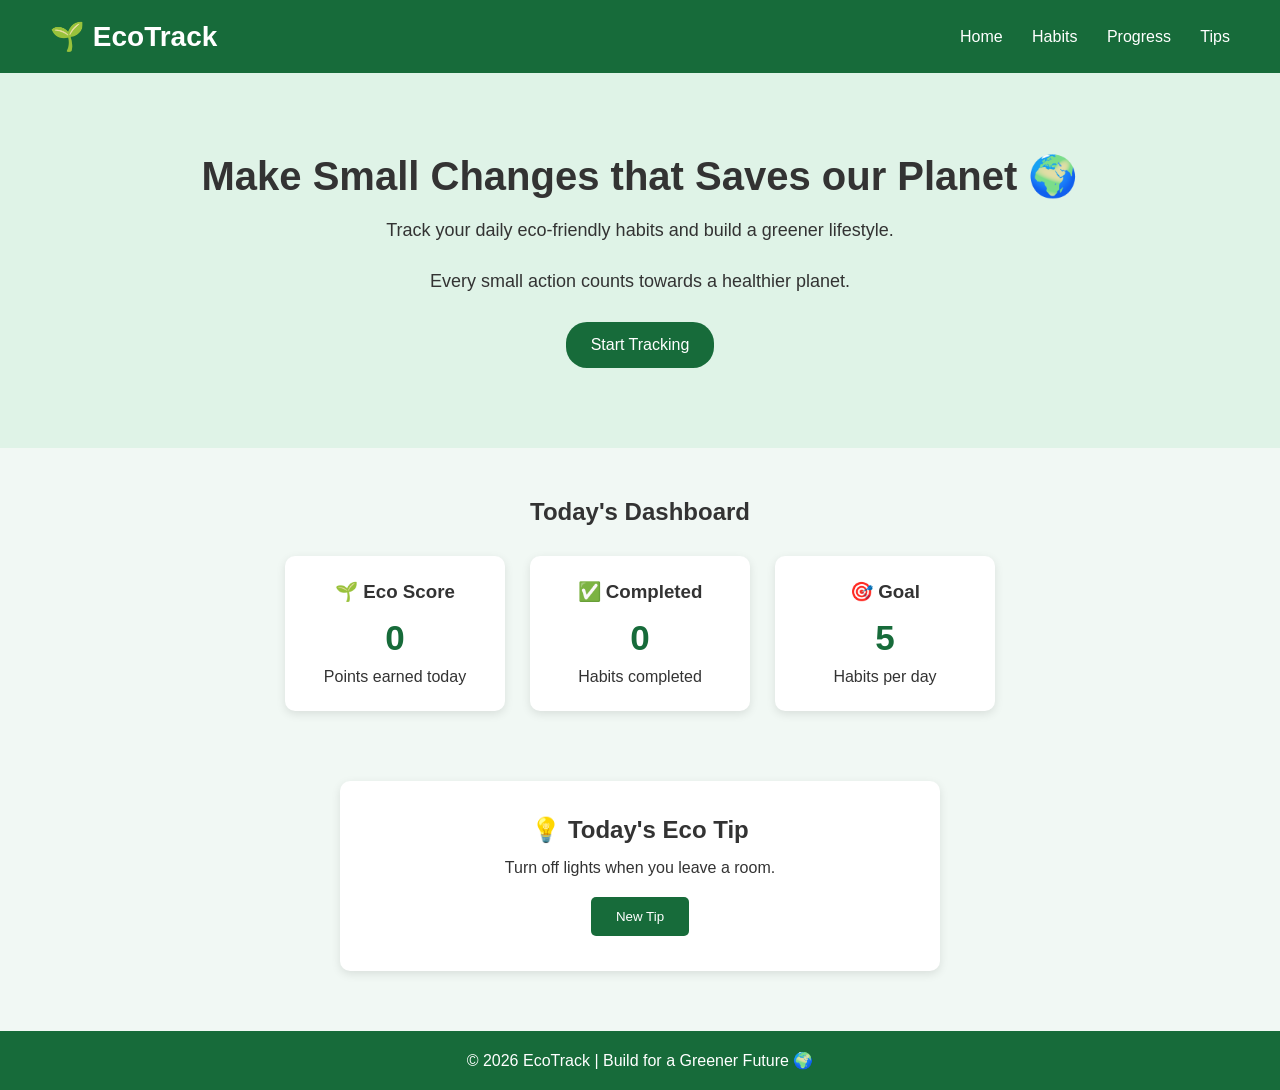
<file: index.html>
<!DOCTYPE html>
<html lang="en">
<head>
    <meta charset="UTF-8">
    <meta name="viewport" content="width=device-width, initial-scale=1.0">

    <title>EcoTrack - Eco Habit Tracker</title>

    <link rel="stylesheet" href="css/style.css">
</head>

<body>

    <!-- Navigation Bar -->
    <nav>
        <h2>🌱 EcoTrack</h2>

        <div>
            <a href="index.html">Home</a>
            <a href="habits.html">Habits</a>
            <a href="progress.html">Progress</a>
            <a href="tips.html">Tips</a>
        </div>
    </nav>


    <!-- Main Section -->
    <main>

        <section class="hero">

            <h1>Make Small Changes that Saves our Planet 🌍</h1>

            <p>
                Track your daily eco-friendly habits and build a greener lifestyle.
            </p>

            <p>
               Every small action counts towards a healthier planet.
            </p>

            <a href="habits.html" class="button">
                Start Tracking
            </a>

        </section>


        <!-- Dashboard -->
        <section class="dashboard">

            <h2>Today's Dashboard</h2>

            <div class="cards">

                <div class="card">
                    <h3>🌱 Eco Score</h3>
                    <p id="score">0</p>
                    <span>Points earned today</span>
                </div>

                <div class="card">
                    <h3>✅ Completed</h3>
                    <p id="completed">0</p>
                    <span>Habits completed</span>
                </div>

                <div class="card">
                    <h3>🎯 Goal</h3>
                    <p>5</p>
                    <span>Habits per day</span>
                </div>

            </div>

        </section>


        <!-- Eco Tip -->
        <section class="tip-box">

            <h2>💡 Today's Eco Tip</h2>

            <p id="ecoTip">
                Turn off lights when you leave a room.
            </p>

            <button onclick="newTip()">
                New Tip
            </button>

        </section>

    </main>


    <!-- Footer -->
    <footer>

        <p>© 2026 EcoTrack | Build for a Greener Future 🌍</p>

    </footer>


    <script src="js/app.js"></script>

</body>
</html>
</file>
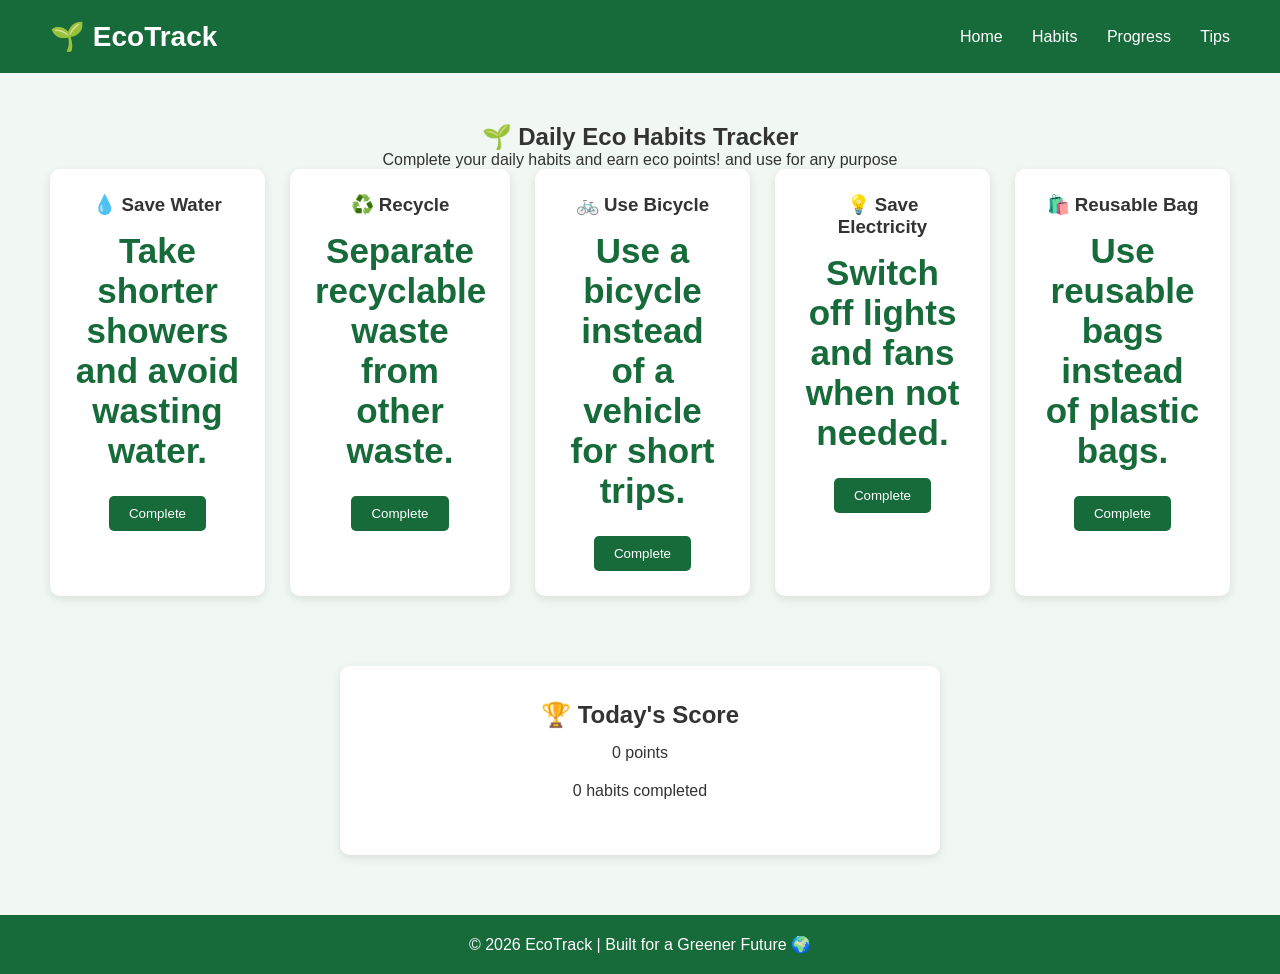
<file: habits.html>
<!DOCTYPE html>
<html lang="en">

<head>
    <meta charset="UTF-8">
    <meta name="viewport" content="width=device-width, initial-scale=1.0">

    <title>EcoTrack - Habits</title>

    <link rel="stylesheet" href="css/style.css">
</head>

<body>

    <!-- Navigation -->
    <nav>

        <h2>🌱 EcoTrack</h2>

        <div>
            <a href="index.html">Home</a>
            <a href="habits.html">Habits</a>
            <a href="progress.html">Progress</a>
            <a href="tips.html">Tips</a>
        </div>

    </nav>


    <!-- Habits Section -->
    <main>

        <section class="dashboard">

            <h1>🌱 Daily Eco Habits Tracker</h1>

            <p>Complete your daily habits and earn eco points! and use for any purpose</p>


            <div class="cards">

                <!-- Habit 1 -->
                <div class="card">

                    <h3>💧 Save Water</h3>

                    <p>
                        Take shorter showers and avoid wasting water.
                    </p>

                    <button onclick="completeHabit(this, 10)">
                        Complete
                    </button>

                </div>


                <!-- Habit 2 -->
                <div class="card">

                    <h3>♻️ Recycle</h3>

                    <p>
                        Separate recyclable waste from other waste.
                    </p>

                    <button onclick="completeHabit(this, 15)">
                        Complete
                    </button>

                </div>


                <!-- Habit 3 -->
                <div class="card">

                    <h3>🚲 Use Bicycle</h3>

                    <p>
                        Use a bicycle instead of a vehicle for short trips.
                    </p>

                    <button onclick="completeHabit(this, 20)">
                        Complete
                    </button>

                </div>


                <!-- Habit 4 -->
                <div class="card">

                    <h3>💡 Save Electricity</h3>

                    <p>
                        Switch off lights and fans when not needed.
                    </p>

                    <button onclick="completeHabit(this, 10)">
                        Complete
                    </button>

                </div>


                <!-- Habit 5 -->
                <div class="card">

                    <h3>🛍️ Reusable Bag</h3>

                    <p>
                        Use reusable bags instead of plastic bags.
                    </p>

                    <button onclick="completeHabit(this, 15)">
                        Complete
                    </button>

                </div>

            </div>

        </section>


        <!-- Score -->
        <section class="tip-box">

            <h2>🏆 Today's Score</h2>

            <p id="totalScore">0 points</p>

            <p id="totalCompleted">
                0 habits completed
            </p>

        </section>

    </main>


    <footer>

        <p>© 2026 EcoTrack | Built for a Greener Future 🌍</p>

    </footer>


    <script src="js/habits.js"></script>

</body>

</html>
</file>
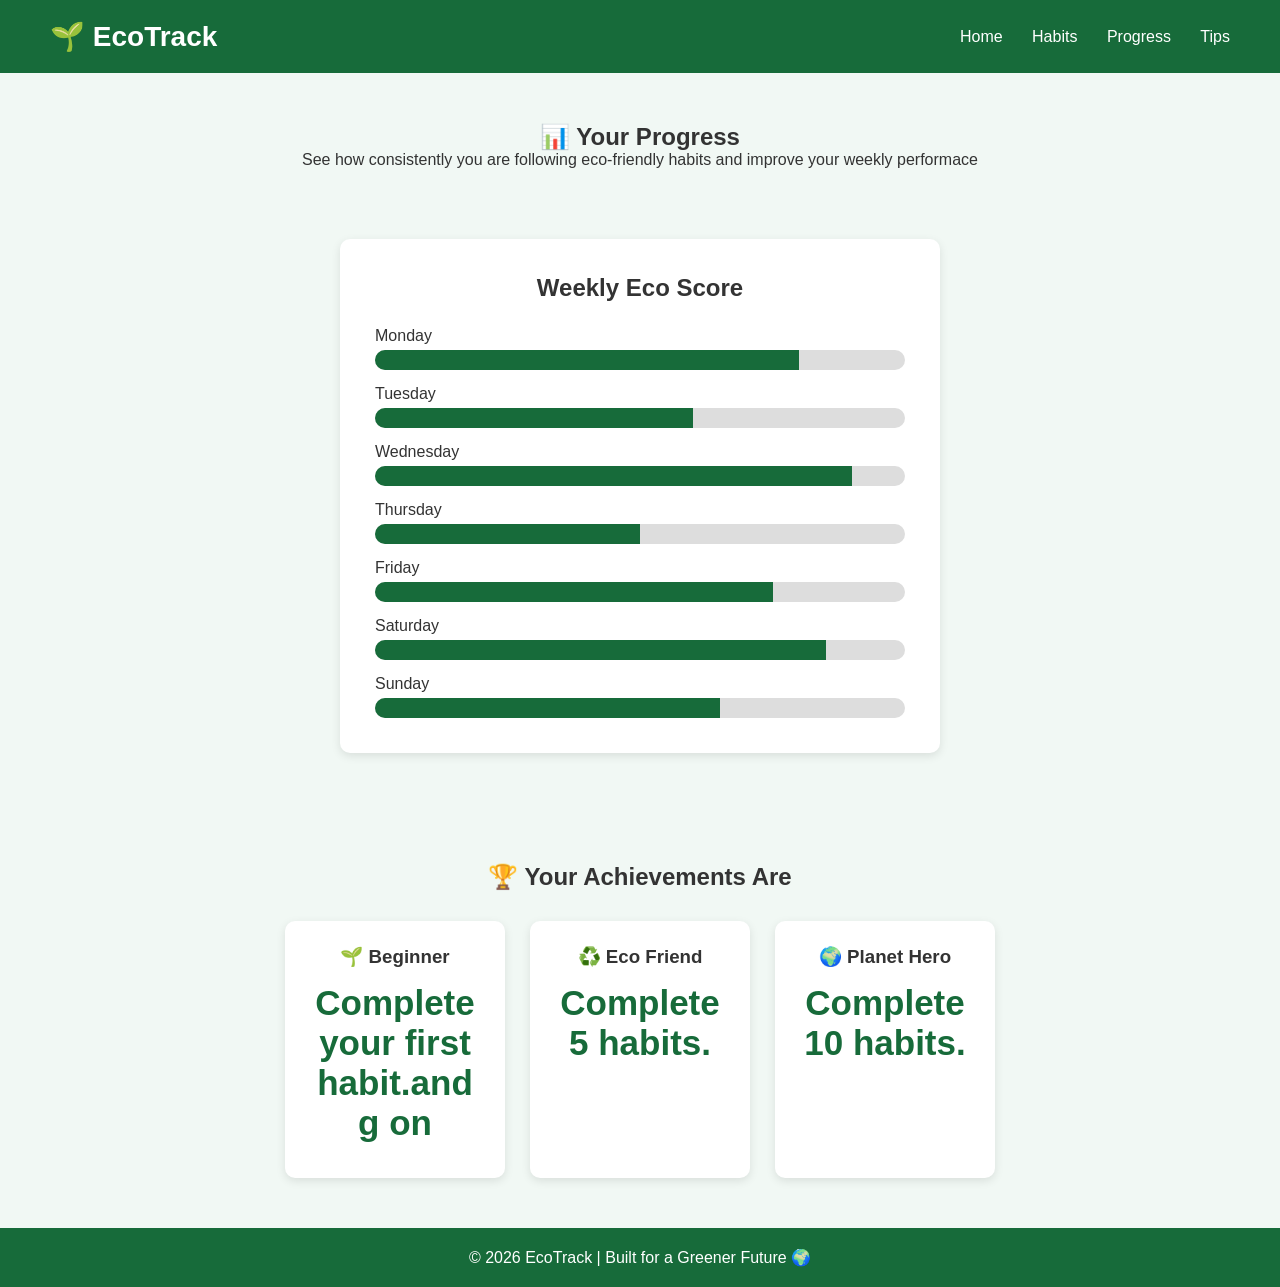
<file: progress.html>
<!DOCTYPE html>
<html lang="en">

<head>
    <meta charset="UTF-8">
    <meta name="viewport" content="width=device-width, initial-scale=1.0">

    <title>EcoTrack - Progress</title>

    <link rel="stylesheet" href="css/style.css">
</head>

<body>

    <!-- Navigation -->
    <nav>

        <h2>🌱 EcoTrack</h2>

        <div>
            <a href="index.html">Home</a>
            <a href="habits.html">Habits</a>
            <a href="progress.html">Progress</a>
            <a href="tips.html">Tips</a>
        </div>

    </nav>


    <main>

        <!-- Progress Header -->
        <section class="dashboard">

            <h1>📊 Your Progress</h1>

            <p>See how consistently you are following eco-friendly habits and improve your weekly performace</p>

        </section>


        <!-- Weekly Progress -->
        <section class="tip-box">

            <h2>Weekly Eco Score</h2>

            <div class="progress-container">

                <p>Monday</p>
                <div class="progress-bar">
                    <div class="progress monday"></div>
                </div>

                <p>Tuesday</p>
                <div class="progress-bar">
                    <div class="progress tuesday"></div>
                </div>

                <p>Wednesday</p>
                <div class="progress-bar">
                    <div class="progress wednesday"></div>
                </div>

                <p>Thursday</p>
                <div class="progress-bar">
                    <div class="progress thursday"></div>
                </div>

                <p>Friday</p>
                <div class="progress-bar">
                    <div class="progress friday"></div>
                </div>

                <p>Saturday</p>
                <div class="progress-bar">
                    <div class="progress saturday"></div>
                </div>

                <p>Sunday</p>
                <div class="progress-bar">
                    <div class="progress sunday"></div>
                </div>

            </div>

        </section>


        <!-- Achievement -->
        <section class="dashboard">

            <h2>🏆 Your Achievements Are</h2>

            <div class="cards">

                <div class="card">
                    <h3>🌱 Beginner</h3>
                    <p>Complete your first habit.and g on</p>
                </div>

                <div class="card">
                    <h3>♻️ Eco Friend</h3>
                    <p>Complete 5 habits.</p>
                </div>

                <div class="card">
                    <h3>🌍 Planet Hero</h3>
                    <p>Complete 10 habits.</p>
                </div>

            </div>

        </section>

    </main>


    <footer>

        <p>© 2026 EcoTrack | Built for a Greener Future 🌍</p>

    </footer>

</body>

</html>
</file>
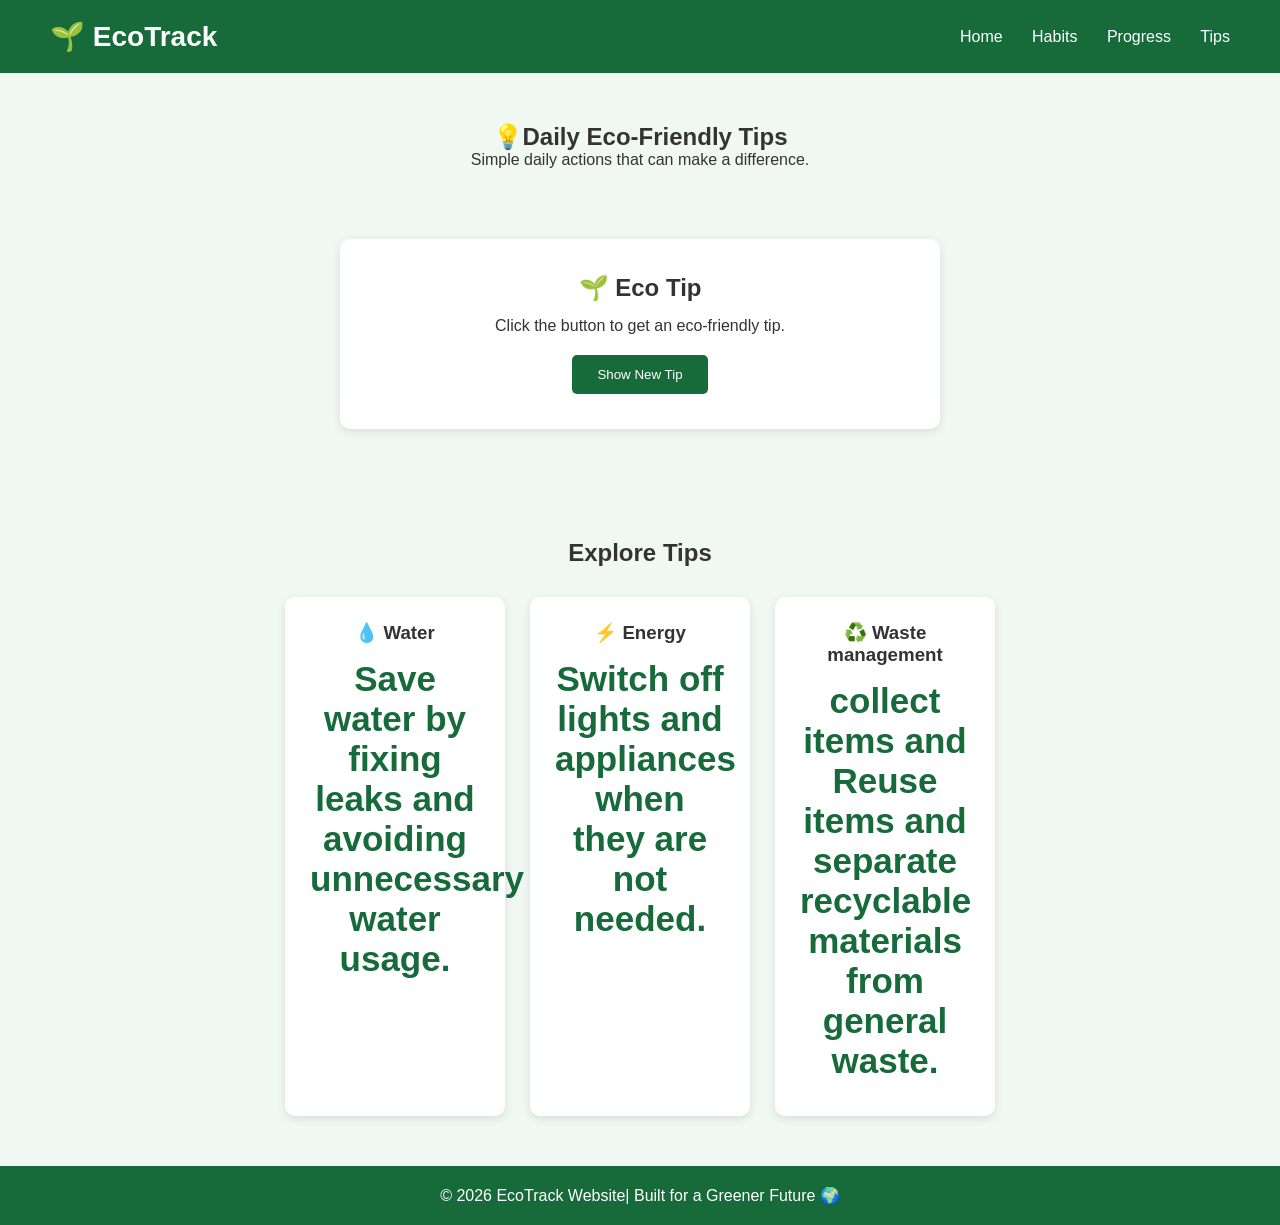
<file: tips.html>
<!DOCTYPE html>
<html lang="en">

<head>
    <meta charset="UTF-8">
    <meta name="viewport" content="width=device-width, initial-scale=1.0">

    <title>EcoTrack - Tips</title>

    <link rel="stylesheet" href="css/style.css">
</head>

<body>

    <!-- Navigation -->
    <nav>

        <h2>🌱 EcoTrack</h2>

        <div>
            <a href="index.html">Home</a>
            <a href="habits.html">Habits</a>
            <a href="progress.html">Progress</a>
            <a href="tips.html">Tips</a>
        </div>

    </nav>


    <main>

        <section class="dashboard">

            <h1>💡Daily  Eco-Friendly Tips</h1>

            <p>
                Simple daily actions that can make a difference.
            </p>

        </section>


        <!-- Tip Card -->
        <section class="tip-box">

            <h2 id="tipTitle">🌱 Eco Tip</h2>

            <p id="largeTip">
                Click the button to get an eco-friendly tip.
            </p>

            <button onclick="showTip()">
                Show New Tip
            </button>

        </section>


        <!-- Categories -->
        <section class="dashboard">

            <h2>Explore Tips</h2>

            <div class="cards">

                <div class="card">

                    <h3>💧 Water</h3>

                    <p>
                        Save water by fixing leaks and
                        avoiding unnecessary water usage.
                    </p>

                </div>


                <div class="card">

                    <h3>⚡ Energy</h3>

                    <p>
                        Switch off lights and appliances
                        when they are not needed.
                    </p>

                </div>


                <div class="card">

                    <h3>♻️ Waste management</h3>

                    <p>
                       collect items and Reuse items and separate recyclable
                        materials from general waste.
                    </p>

                </div>

            </div>

        </section>

    </main>


    <footer>

        <p>© 2026 EcoTrack Website| Built for a Greener Future 🌍</p>

    </footer>


    <script src="js/tips.js"></script>

</body>

</html>
</file>
<file: css/style.css>
* {
    margin: 0;
    padding: 0;
    box-sizing: border-box;
}

body {
    font-family: Arial, sans-serif;
    background-color: #f1f8f4;
    color: #333;
}

/* Navigation */

nav {
    background-color: #176b3a;
    color: white;

    display: flex;
    justify-content: space-between;
    align-items: center;

    padding: 20px 50px;
}

nav h2 {
    font-size: 28px;
}

nav a {
    color: white;
    text-decoration: none;
    margin-left: 25px;
}

nav a:hover {
    text-decoration: underline;
}


/* Hero */

.hero {
    text-align: center;
    padding: 80px 20px;
    background-color: #dff3e7;
}

.hero h1 {
    font-size: 40px;
    margin-bottom: 20px;
}

.hero p {
    font-size: 18px;
    margin-bottom: 30px;
}

.button {
    display: inline-block;

    background-color: #176b3a;
    color: white;

    padding: 14px 25px;
    border-radius: 21px;

    text-decoration: none;
}

.button:hover {
    background-color: #0e4d29;
}


/* Dashboard */

.dashboard {
    padding: 50px;
    text-align: center;
}

.dashboard h2 {
    margin-bottom: 30px;
}

.cards {
    display: flex;
    justify-content: center;
    gap: 25px;
}

.card {
    background-color: white;

    width: 220px;
    padding: 25px;

    border-radius: 10px;

    box-shadow: 0 3px 10px rgba(0, 0, 0, 0.1);
}

.card h3 {
    margin-bottom: 15px;
}

.card p {
    font-size: 35px;
    font-weight: bold;
    color: #176b3a;

    margin-bottom: 10px;
}


/* Tip */

.tip-box {
    text-align: center;

    background-color: white;

    width: 600px;
    max-width: 90%;

    margin: 20px auto 60px;

    padding: 35px;

    border-radius: 10px;

    box-shadow: 0 3px 10px rgba(0, 0, 0, 0.1);
}

.tip-box h2 {
    margin-bottom: 15px;
}

.tip-box p {
    margin-bottom: 20px;
}

.tip-box button {
    background-color: #176b3a;
    color: white;

    border: none;

    padding: 12px 25px;

    border-radius: 5px;

    cursor: pointer;
}


/* Footer */

footer {
    background-color: #176b3a;
    color: white;

    text-align: center;

    padding: 20px;
}
.card button {
    background-color: #176b3a;
    color: white;

    border: none;

    padding: 10px 20px;

    border-radius: 5px;

    cursor: pointer;

    margin-top: 15px;
}

.card button:hover {
    background-color: #0e4d29;
}

.card button:disabled {
    background-color: #777;
    cursor: not-allowed;
}
/* Progress */

.progress-container {
    text-align: left;
    margin-top: 25px;
}

.progress-container p {
    margin-top: 15px;
    margin-bottom: 5px;
}

.progress-bar {
    width: 100%;
    height: 20px;
    background-color: #ddd;
    border-radius: 10px;
    overflow: hidden;
}

.progress {
    height: 100%;
    background-color: #176b3a;
}

.monday {
    width: 80%;
}

.tuesday {
    width: 60%;
}

.wednesday {
    width: 90%;
}

.thursday {
    width: 50%;
}

.friday {
    width: 75%;
}

.saturday {
    width: 85%;
}

.sunday {
    width: 65%;
}
</file>
